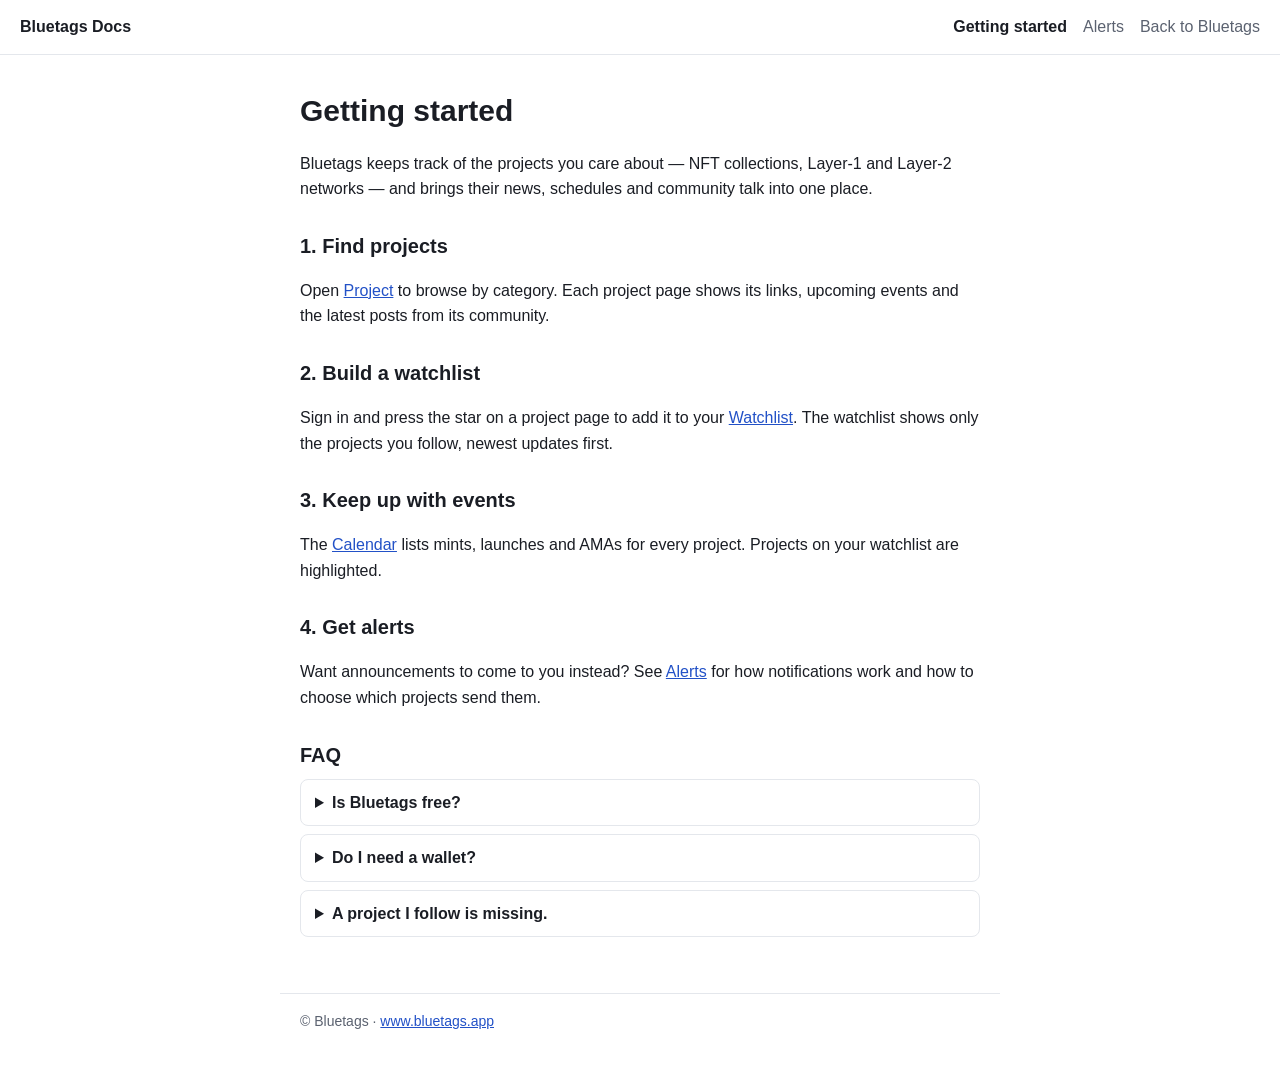
<file: index.html>
<!doctype html>
<html lang="en">
<head>
  <meta charset="utf-8" />
  <meta name="viewport" content="width=device-width, initial-scale=1" />
  <title>Bluetags Docs</title>
  <link rel="stylesheet" href="/style.css" />
  <script>(function () { var w = window; if (!w.Usercase) { w.Usercase = {}; } w.Usercase.project = "974d09a4-a72f-4d42-a9ea-c3cfca48d75f"; function l() { if (w.UsercaseInitialized) { return; } w.UsercaseInitialized = true; var s = document.createElement("script"); s.type = "text/javascript"; s.async = true; s.src = "https://app.usercase.io/plugin/1.0.1/eb-plugin-web.js"; var x = document.getElementsByTagName("head")[0]; if (x) { x.appendChild(s); } } if (document.readyState === "complete") { l(); } else { w.addEventListener("DOMContentLoaded", l); w.addEventListener("load", l); } })();</script>
</head>
<body>
  <header class="top">
    <a class="brand" href="/">Bluetags Docs</a>
    <nav>
      <a href="/" aria-current="page">Getting started</a>
      <a href="/alerts">Alerts</a>
      <a href="https://www.bluetags.app/">Back to Bluetags</a>
    </nav>
  </header>
  <main>
    <h1>Getting started</h1>
    <p>Bluetags keeps track of the projects you care about — NFT collections, Layer-1 and Layer-2 networks — and brings their news, schedules and community talk into one place.</p>

    <h2>1. Find projects</h2>
    <p>Open <a href="https://www.bluetags.app/project">Project</a> to browse by category. Each project page shows its links, upcoming events and the latest posts from its community.</p>

    <h2>2. Build a watchlist</h2>
    <p>Sign in and press the star on a project page to add it to your <a href="https://www.bluetags.app/watchlist">Watchlist</a>. The watchlist shows only the projects you follow, newest updates first.</p>

    <h2>3. Keep up with events</h2>
    <p>The <a href="https://www.bluetags.app/calendar">Calendar</a> lists mints, launches and AMAs for every project. Projects on your watchlist are highlighted.</p>

    <h2>4. Get alerts</h2>
    <p>Want announcements to come to you instead? See <a href="/alerts">Alerts</a> for how notifications work and how to choose which projects send them.</p>

    <h2>FAQ</h2>
    <details><summary>Is Bluetags free?</summary><p>Yes. Browsing, the watchlist and alerts are free.</p></details>
    <details><summary>Do I need a wallet?</summary><p>No. You can sign in with Google, Kakao or email.</p></details>
    <details><summary>A project I follow is missing.</summary><p>Ask for it in <a href="https://www.bluetags.app/community">Community</a> and we will add it.</p></details>
  </main>
  <footer>© Bluetags · <a href="https://www.bluetags.app/">www.bluetags.app</a></footer>
</body>
</html>
</file>
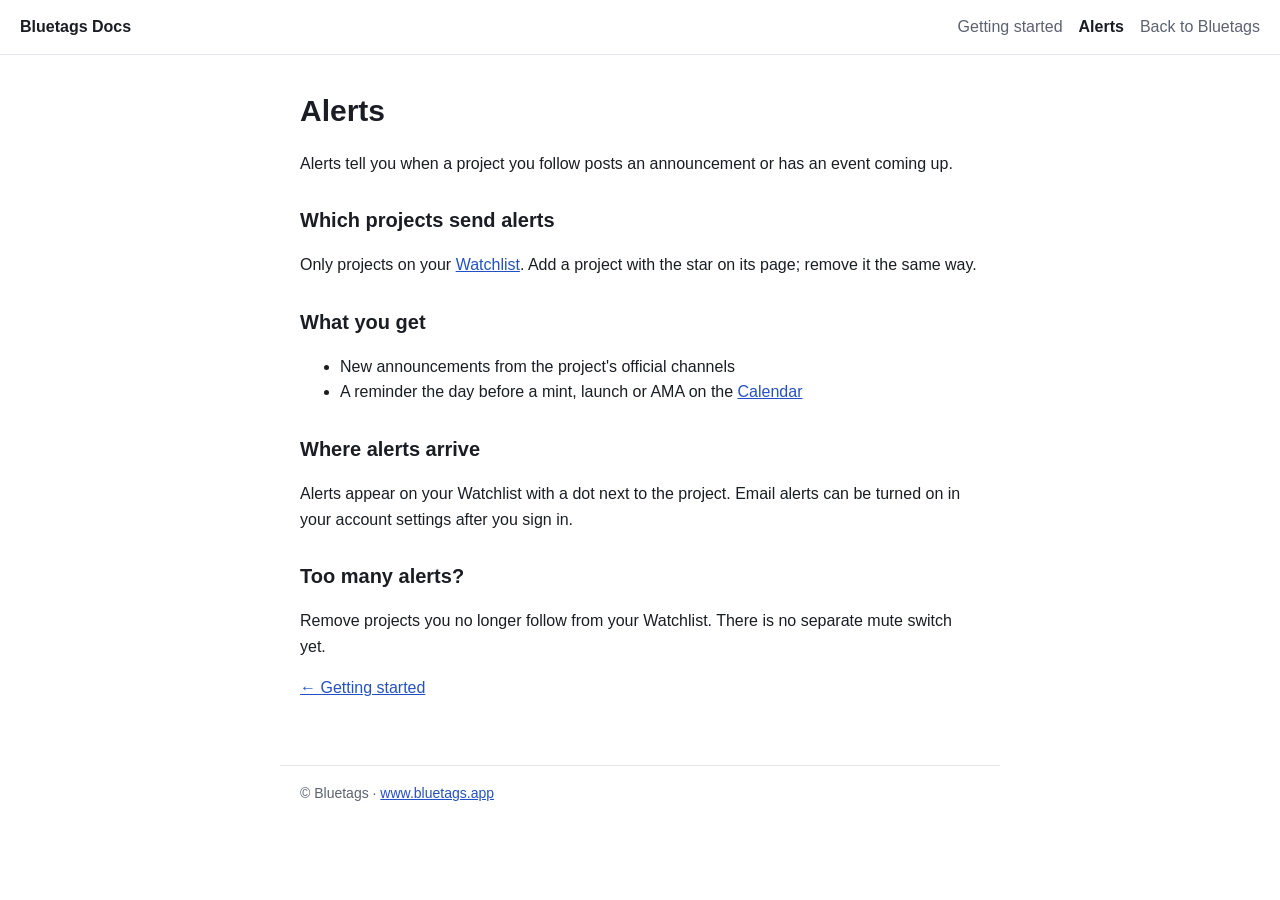
<file: alerts.html>
<!doctype html>
<html lang="en">
<head>
  <meta charset="utf-8" />
  <meta name="viewport" content="width=device-width, initial-scale=1" />
  <title>Alerts · Bluetags Docs</title>
  <link rel="stylesheet" href="/style.css" />
  <script>(function () { var w = window; if (!w.Usercase) { w.Usercase = {}; } w.Usercase.project = "974d09a4-a72f-4d42-a9ea-c3cfca48d75f"; function l() { if (w.UsercaseInitialized) { return; } w.UsercaseInitialized = true; var s = document.createElement("script"); s.type = "text/javascript"; s.async = true; s.src = "https://app.usercase.io/plugin/1.0.1/eb-plugin-web.js"; var x = document.getElementsByTagName("head")[0]; if (x) { x.appendChild(s); } } if (document.readyState === "complete") { l(); } else { w.addEventListener("DOMContentLoaded", l); w.addEventListener("load", l); } })();</script>
</head>
<body>
  <header class="top">
    <a class="brand" href="/">Bluetags Docs</a>
    <nav>
      <a href="/">Getting started</a>
      <a href="/alerts" aria-current="page">Alerts</a>
      <a href="https://www.bluetags.app/">Back to Bluetags</a>
    </nav>
  </header>
  <main>
    <h1>Alerts</h1>
    <p>Alerts tell you when a project you follow posts an announcement or has an event coming up.</p>

    <h2>Which projects send alerts</h2>
    <p>Only projects on your <a href="https://www.bluetags.app/watchlist">Watchlist</a>. Add a project with the star on its page; remove it the same way.</p>

    <h2>What you get</h2>
    <ul>
      <li>New announcements from the project's official channels</li>
      <li>A reminder the day before a mint, launch or AMA on the <a href="https://www.bluetags.app/calendar">Calendar</a></li>
    </ul>

    <h2>Where alerts arrive</h2>
    <p>Alerts appear on your Watchlist with a dot next to the project. Email alerts can be turned on in your account settings after you sign in.</p>

    <h2>Too many alerts?</h2>
    <p>Remove projects you no longer follow from your Watchlist. There is no separate mute switch yet.</p>

    <p><a href="/">← Getting started</a></p>
  </main>
  <footer>© Bluetags · <a href="https://www.bluetags.app/">www.bluetags.app</a></footer>
</body>
</html>
</file>
<file: style.css>
:root { --fg: #1a1d24; --muted: #5b6270; --line: #e4e7ec; --link: #2251c7; --bg: #fff; }
* { box-sizing: border-box; }
body { margin: 0; font: 16px/1.6 -apple-system, BlinkMacSystemFont, "Segoe UI", Roboto, sans-serif; color: var(--fg); background: var(--bg); }
a { color: var(--link); }
.top { display: flex; flex-wrap: wrap; gap: 12px 24px; align-items: center; justify-content: space-between; padding: 14px 20px; border-bottom: 1px solid var(--line); }
.brand { font-weight: 700; color: var(--fg); text-decoration: none; }
nav { display: flex; flex-wrap: wrap; gap: 16px; }
nav a { text-decoration: none; color: var(--muted); }
nav a[aria-current="page"] { color: var(--fg); font-weight: 600; }
main { max-width: 720px; margin: 0 auto; padding: 24px 20px 48px; }
h1 { font-size: 30px; margin: 8px 0 12px; }
h2 { font-size: 20px; margin: 28px 0 6px; }
details { border: 1px solid var(--line); border-radius: 8px; padding: 10px 14px; margin: 8px 0; }
summary { cursor: pointer; font-weight: 600; }
footer { max-width: 720px; margin: 0 auto; padding: 16px 20px 32px; color: var(--muted); font-size: 14px; border-top: 1px solid var(--line); }
</file>
